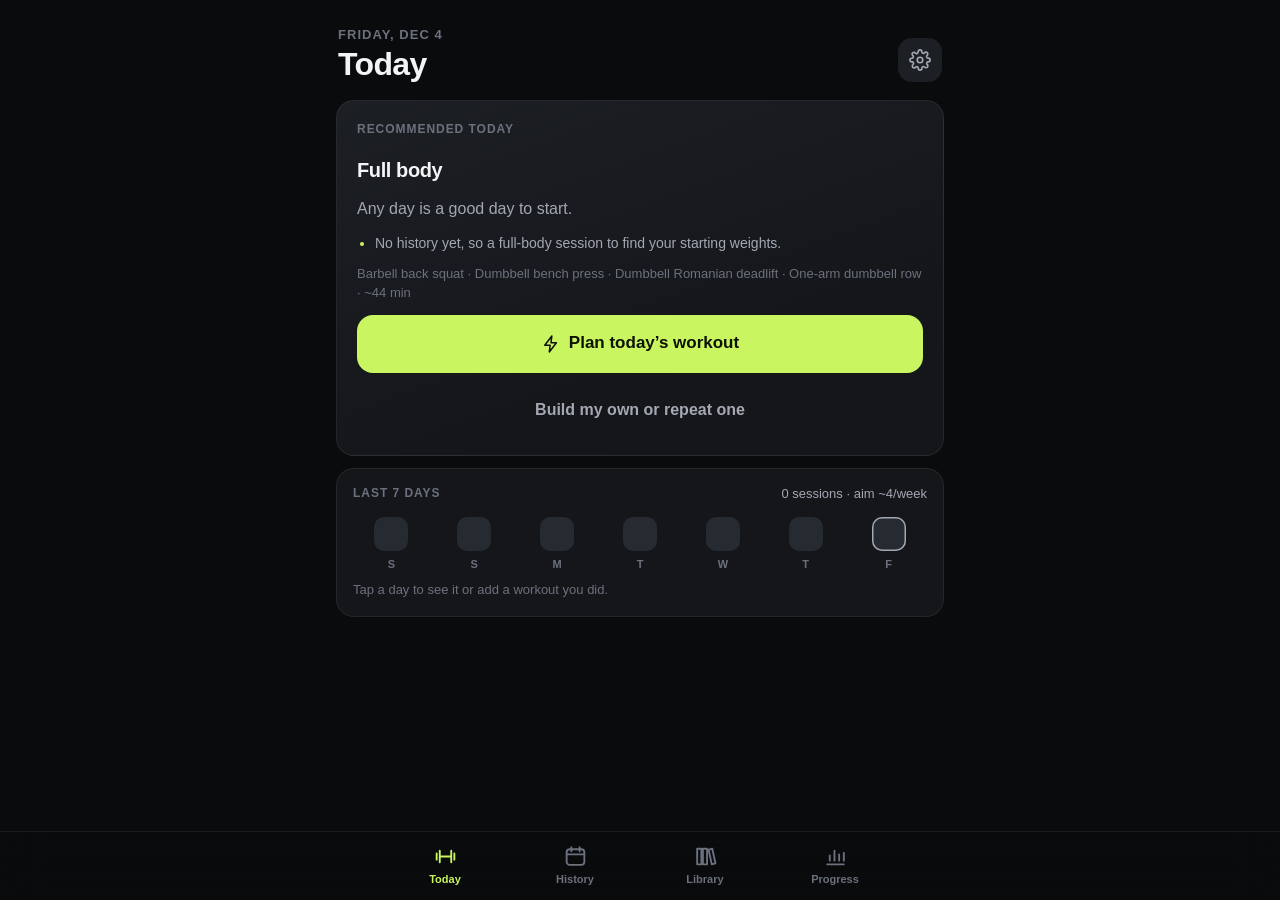
<file: index.html>
<!doctype html>
<html lang="en" data-theme="dark">
<head>
  <meta charset="utf-8">
  <meta name="viewport" content="width=device-width, initial-scale=1, maximum-scale=1, user-scalable=no, viewport-fit=cover">
  <title>Forge</title>
  <meta name="description" content="Private training log and workout planner.">
  <meta name="theme-color" content="#0a0b0d">
  <meta name="apple-mobile-web-app-capable" content="yes">
  <meta name="mobile-web-app-capable" content="yes">
  <meta name="apple-mobile-web-app-title" content="Forge">
  <meta name="apple-mobile-web-app-status-bar-style" content="black-translucent">
  <meta name="format-detection" content="telephone=no">
  <link rel="manifest" href="manifest.webmanifest">
  <link rel="icon" href="icons/icon-192.png" type="image/png">
  <link rel="apple-touch-icon" href="icons/apple-touch-icon.png">
  <link rel="stylesheet" href="css/styles.css">
</head>
<body>
  <main id="app"></main>
  <div class="tabbar" id="tabbar"></div>
  <div id="sheets"></div>
  <div id="toast-root" aria-live="polite"></div>
  <noscript><p style="padding:24px">Forge needs JavaScript to run.</p></noscript>
  <script type="module" src="js/app.js"></script>
</body>
</html>
</file>
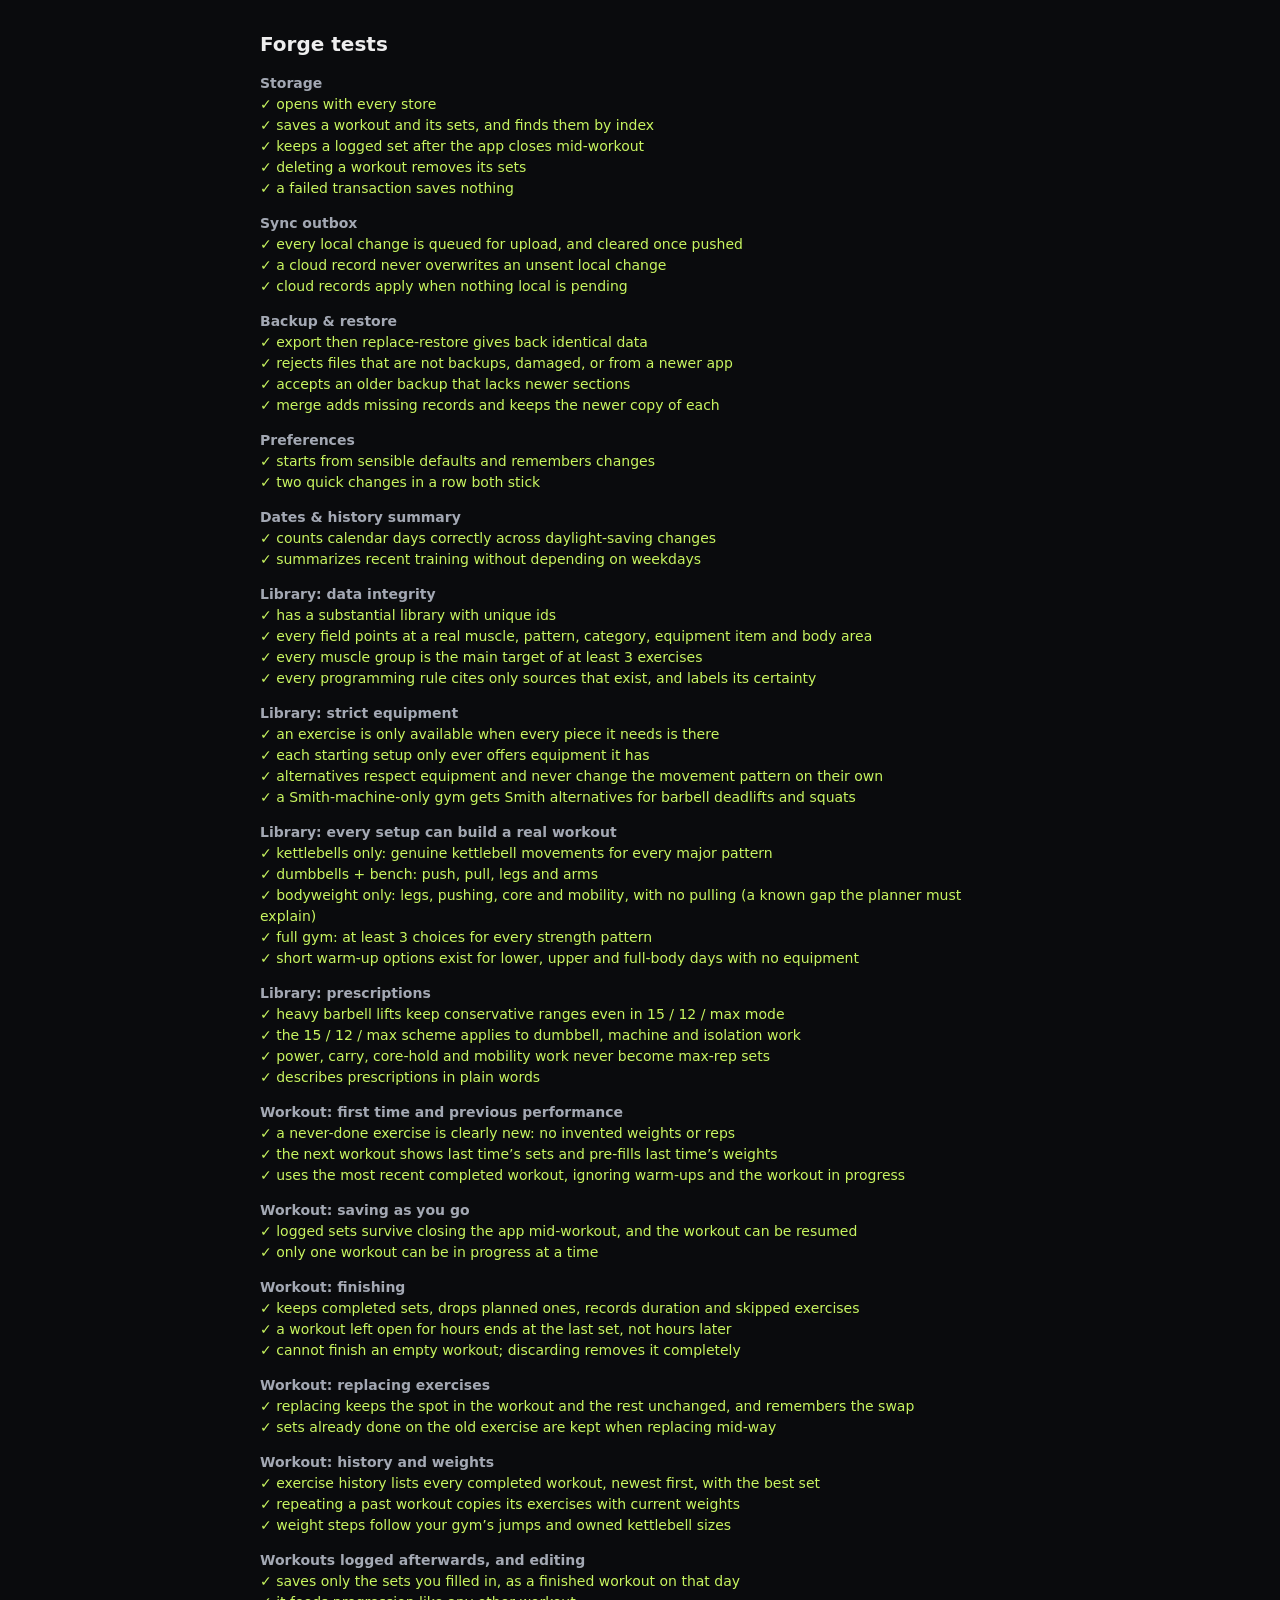
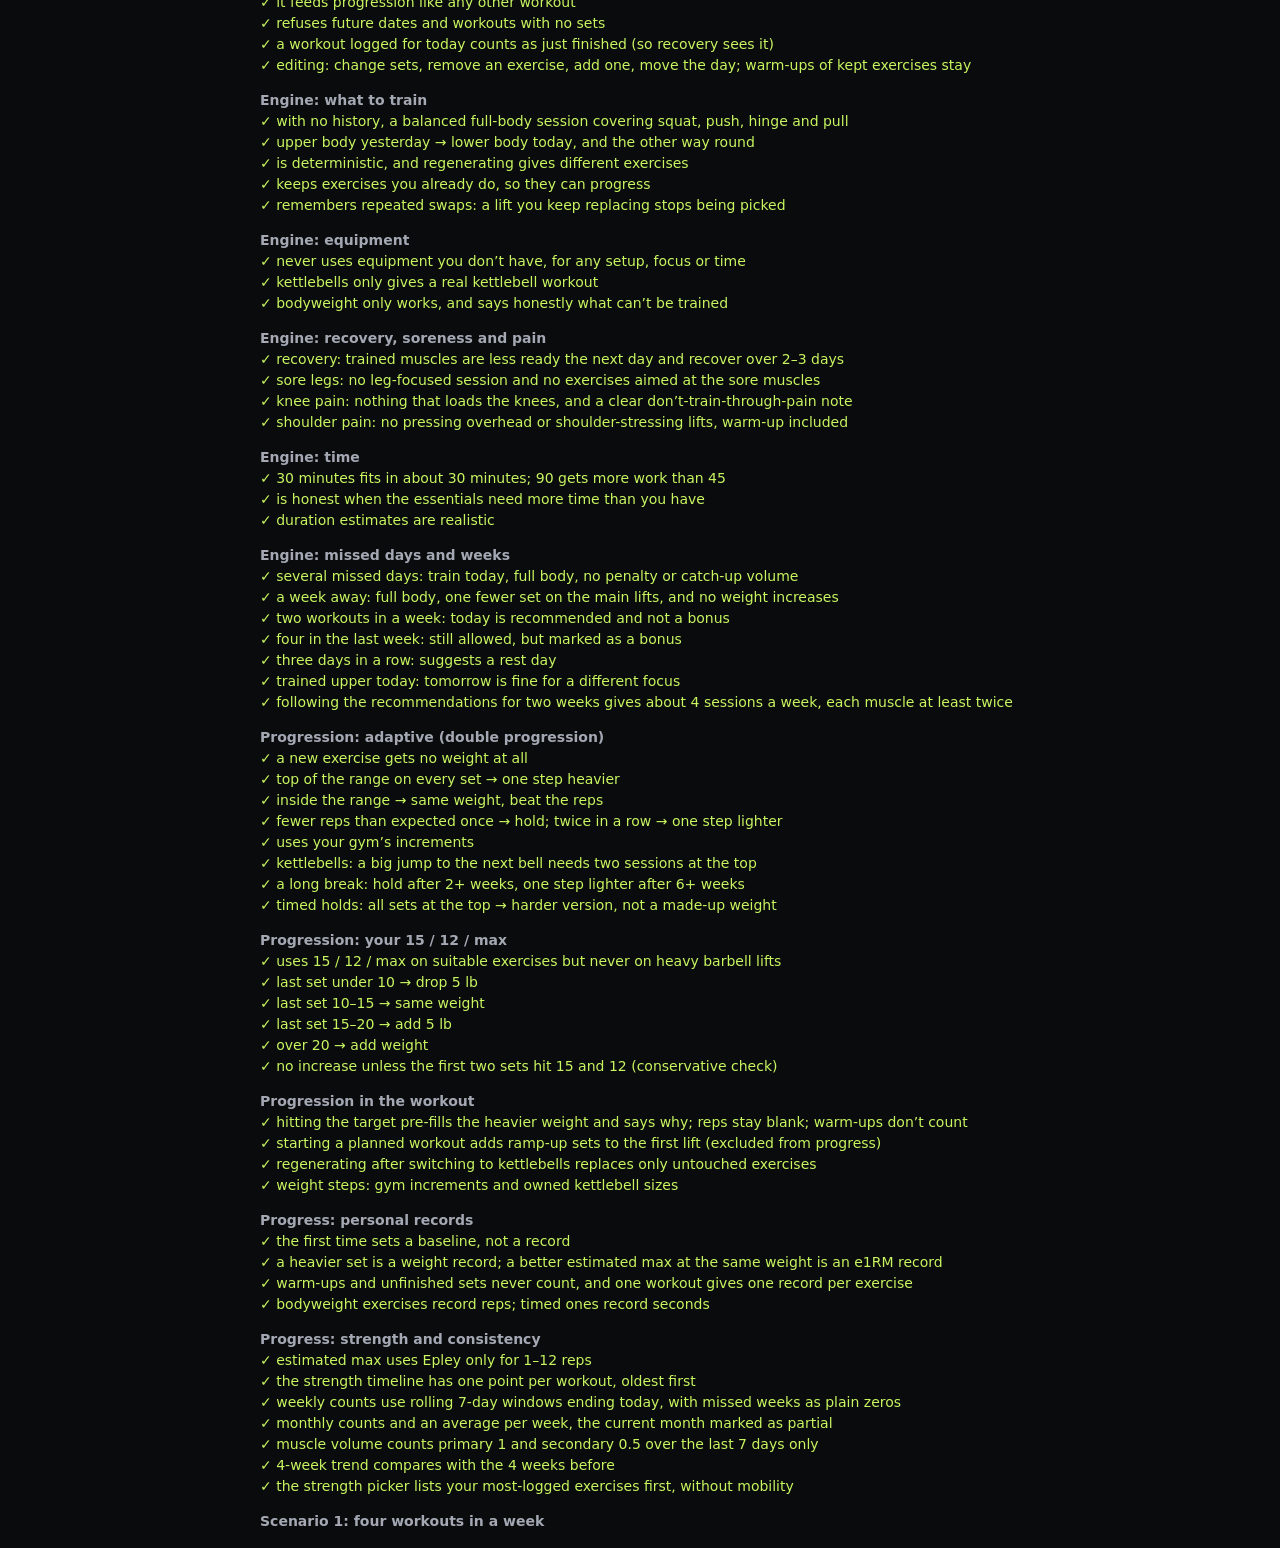
<file: tests/index.html>
<!doctype html>
<html lang="en">
<head>
  <meta charset="utf-8">
  <meta name="viewport" content="width=device-width, initial-scale=1">
  <title>Forge tests</title>
  <style>
    body { font: 14px/1.5 -apple-system, system-ui, sans-serif; background: #0a0b0d; color: #eee; padding: 16px; max-width: 760px; margin: auto; }
    h1 { font-size: 20px; } .pass { color: #c8f560; } .fail { color: #ff6b6b; } .grp { margin-top: 14px; font-weight: 700; color: #a3a8b3; }
    pre { white-space: pre-wrap; color: #ff9b9b; margin: 2px 0 8px 18px; }
  </style>
</head>
<body>
  <h1>Forge tests <span id="sum"></span></h1>
  <div id="out"></div>
  <script type="module" src="tests.js"></script>
</body>
</html>
</file>
<file: css/styles.css>
/* Forge — design tokens, then components. Dark by default; light via data-theme. */
:root {
  --bg: #0a0b0d;
  --surface: #14161a;
  --surface-2: #1c1f24;
  --surface-3: #262a31;
  --line: rgba(255, 255, 255, 0.07);
  --line-strong: rgba(255, 255, 255, 0.14);
  --text: #f3f4f6;
  --text-2: #a3a8b3;
  --text-3: #6b717d;
  --accent: #c8f560;        /* volt: primary actions, trained days */
  --accent-ink: #0d1203;
  --accent-soft: rgba(200, 245, 96, 0.13);
  --warn: #f5b84a;
  --warn-soft: rgba(245, 184, 74, 0.13);
  --danger: #ff6b6b;
  --danger-soft: rgba(255, 107, 107, 0.13);
  --info: #7cc4ff;
  --radius: 18px;
  --radius-sm: 12px;
  --tabbar-h: 64px;
  --safe-b: env(safe-area-inset-bottom, 0px);
  --safe-t: env(safe-area-inset-top, 0px);
  --font: -apple-system, BlinkMacSystemFont, "SF Pro Text", "Inter", "Segoe UI", Roboto, sans-serif;
  --font-display: -apple-system, BlinkMacSystemFont, "SF Pro Display", "Inter", "Segoe UI", Roboto, sans-serif;
  color-scheme: dark;
}
:root[data-theme="light"] {
  --bg: #f4f5f7;
  --surface: #ffffff;
  --surface-2: #eef0f3;
  --surface-3: #e2e5ea;
  --line: rgba(10, 12, 16, 0.07);
  --line-strong: rgba(10, 12, 16, 0.14);
  --text: #0e1014;
  --text-2: #565c67;
  --text-3: #8a909b;
  --accent: #3f7d00;
  --accent-ink: #ffffff;
  --accent-soft: rgba(63, 125, 0, 0.11);
  --warn: #b26b00;
  --warn-soft: rgba(178, 107, 0, 0.1);
  --danger: #d23b3b;
  --danger-soft: rgba(210, 59, 59, 0.1);
  --info: #1f6fbf;
  color-scheme: light;
}

* { box-sizing: border-box; -webkit-tap-highlight-color: transparent; }
html { -webkit-text-size-adjust: 100%; touch-action: manipulation; } /* manipulation: no double-tap zoom */
body {
  margin: 0;
  background: var(--bg);
  color: var(--text);
  font: 16px/1.45 var(--font);
  font-feature-settings: "tnum" 1;
  -webkit-font-smoothing: antialiased;
  overscroll-behavior-y: none;
  min-height: 100dvh;
}
button, input, select, textarea { font: inherit; color: inherit; }
button { cursor: pointer; }
a { color: var(--accent); }
h1, h2, h3 { font-family: var(--font-display); margin: 0; letter-spacing: -0.02em; }
:focus-visible { outline: 2px solid var(--accent); outline-offset: 2px; }

/* ---------- Layout ---------- */
#app {
  max-width: 640px;
  margin: 0 auto;
  padding: calc(var(--safe-t) + 12px) 16px calc(var(--tabbar-h) + var(--safe-b) + 28px);
}
.screen-head {
  display: flex; align-items: flex-end; justify-content: space-between; gap: 12px;
  padding: 14px 2px 18px;
}
.screen-head .eyebrow { font-size: 13px; font-weight: 600; color: var(--text-3); text-transform: uppercase; letter-spacing: 0.08em; }
.screen-head h1 { font-size: 32px; font-weight: 750; line-height: 1.1; margin-top: 2px; }
.stack { display: grid; gap: 12px; }
.row { display: flex; align-items: center; gap: 10px; }
.spread { display: flex; align-items: center; justify-content: space-between; gap: 12px; }
.muted { color: var(--text-2); }
.faint { color: var(--text-3); }
.small { font-size: 13px; }
.section-label {
  font-size: 13px; font-weight: 650; color: var(--text-3); text-transform: uppercase; letter-spacing: 0.08em;
  margin: 22px 4px 8px;
}

/* ---------- Cards ---------- */
.card {
  background: var(--surface);
  border: 1px solid var(--line);
  border-radius: var(--radius);
  padding: 16px;
}
.card.hero { padding: 20px; background: linear-gradient(160deg, var(--surface-2), var(--surface) 70%); }
.card h2 { font-size: 20px; font-weight: 700; }
.card h3 { font-size: 16px; font-weight: 650; }
.card .kicker { font-size: 12px; font-weight: 650; color: var(--text-3); text-transform: uppercase; letter-spacing: 0.08em; margin-bottom: 6px; }
.stat-grid { display: grid; grid-template-columns: repeat(3, 1fr); gap: 10px; }
.stat { background: var(--surface); border: 1px solid var(--line); border-radius: var(--radius-sm); padding: 12px; }
.stat .v { font-family: var(--font-display); font-size: 24px; font-weight: 720; letter-spacing: -0.02em; }
.stat .l { font-size: 12px; color: var(--text-3); margin-top: 2px; }
.empty { text-align: center; padding: 28px 16px; color: var(--text-2); }
.empty .icon { width: 44px; height: 44px; margin: 0 auto 12px; color: var(--text-3); }
.empty h3 { color: var(--text); margin-bottom: 4px; }
.pill {
  display: inline-flex; align-items: center; gap: 6px; padding: 4px 10px; border-radius: 999px;
  font-size: 12px; font-weight: 650; background: var(--surface-3); color: var(--text-2); white-space: nowrap; flex: none;
}
.pill svg { width: 14px; height: 14px; flex: none; }
.pill.accent { background: var(--accent-soft); color: var(--accent); }
.pill.warn { background: var(--warn-soft); color: var(--warn); }

/* ---------- Buttons ---------- */
.btn {
  display: inline-flex; align-items: center; justify-content: center; gap: 8px;
  min-height: 50px; padding: 0 20px; border-radius: 14px; border: 0;
  background: var(--surface-3); color: var(--text); font-weight: 650; font-size: 16px;
  transition: transform 0.08s ease, opacity 0.15s ease;
}
.btn:active { transform: scale(0.98); }
.btn:disabled { opacity: 0.45; }
.btn.primary { background: var(--accent); color: var(--accent-ink); }
.btn.danger { background: var(--danger-soft); color: var(--danger); }
.btn.ghost { background: transparent; color: var(--text-2); }
.btn.block { width: 100%; }
.btn.lg { min-height: 58px; font-size: 17px; border-radius: 16px; }
.btn svg { width: 20px; height: 20px; }
.icon-btn {
  width: 44px; height: 44px; display: grid; place-items: center; border-radius: 14px; border: 0;
  background: var(--surface-2); color: var(--text-2);
}
.icon-btn svg { width: 22px; height: 22px; }

/* ---------- Lists & forms ---------- */
.list { background: var(--surface); border: 1px solid var(--line); border-radius: var(--radius); overflow: hidden; }
.list > .item {
  display: flex; align-items: center; gap: 12px; min-height: 56px; padding: 12px 16px;
  border-bottom: 1px solid var(--line); width: 100%; background: none; border-left: 0; border-right: 0; border-top: 0; text-align: left;
}
.list > .item:last-child { border-bottom: 0; }
.list > .item .grow { flex: 1; min-width: 0; }
.list > .item .sub { font-size: 13px; color: var(--text-3); }
.list > .item .chev { color: var(--text-3); width: 18px; height: 18px; flex: none; }
.seg { display: flex; background: var(--surface-2); border-radius: 12px; padding: 3px; gap: 2px; }
.seg button {
  flex: 1; min-height: 38px; border: 0; border-radius: 10px; background: transparent; color: var(--text-2); font-weight: 600; font-size: 14px;
}
.seg button[aria-pressed="true"] { background: var(--surface); color: var(--text); box-shadow: 0 1px 3px rgba(0, 0, 0, 0.25); }
.stepper { display: flex; align-items: center; gap: 4px; }
.stepper button { width: 40px; height: 40px; border-radius: 12px; border: 0; background: var(--surface-2); font-size: 20px; font-weight: 600; }
.stepper output { min-width: 48px; text-align: center; font-weight: 700; font-size: 17px; }
input[type="email"], input[type="password"], input[type="text"], input[type="url"], input[type="number"] {
  width: 100%; min-height: 50px; padding: 0 14px; border-radius: 12px; border: 1px solid var(--line-strong);
  background: var(--surface-2); font-size: 16px;
}
.switch { position: relative; width: 51px; height: 31px; flex: none; }
.switch input { opacity: 0; width: 100%; height: 100%; margin: 0; position: absolute; inset: 0; cursor: pointer; }
.switch span { position: absolute; inset: 0; border-radius: 999px; background: var(--surface-3); transition: background 0.2s; pointer-events: none; }
.switch span::after {
  content: ""; position: absolute; top: 3px; left: 3px; width: 25px; height: 25px; border-radius: 50%; background: #fff;
  transition: transform 0.2s; box-shadow: 0 1px 3px rgba(0, 0, 0, 0.3);
}
.switch input:checked + span { background: var(--accent); }
.switch input:checked + span::after { transform: translateX(20px); }

/* ---------- Calendar ---------- */
.cal-head { display: flex; align-items: center; justify-content: space-between; margin-bottom: 10px; }
.cal-head h2 { font-size: 18px; }
.cal { display: grid; grid-template-columns: repeat(7, 1fr); gap: 4px; text-align: center; }
.cal .dow { font-size: 11px; font-weight: 650; color: var(--text-3); padding: 4px 0; }
.cal .day {
  aspect-ratio: 1; display: grid; place-items: center; border-radius: 12px; border: 0; background: transparent;
  font-size: 15px; font-weight: 550; color: var(--text-2); position: relative;
}
.cal .day.out { visibility: hidden; }
.cal .day.today { color: var(--text); box-shadow: inset 0 0 0 1.5px var(--line-strong); }
.cal .day.trained { background: var(--accent); color: var(--accent-ink); font-weight: 750; }
.cal .day.partial { background: var(--accent-soft); color: var(--accent); }
.cal .day.selected { box-shadow: inset 0 0 0 2px var(--text); }
.cal .day.future { color: var(--text-3); }

/* ---------- Week strip (Today) ---------- */
.week { display: grid; grid-template-columns: repeat(7, 1fr); gap: 6px; margin-top: 14px; }
.week .d { display: grid; gap: 6px; justify-items: center; font-size: 11px; color: var(--text-3); font-weight: 600; }
.week .dot { width: 100%; max-width: 34px; height: 34px; border-radius: 10px; background: var(--surface-3); }
.week .dot.on { background: var(--accent); }
.week .dot.today { box-shadow: inset 0 0 0 1.5px var(--text-2); }

/* ---------- Tab bar ---------- */
.tabbar {
  position: fixed; left: 0; right: 0; bottom: 0; z-index: 20;
  padding: 6px 8px calc(var(--safe-b) + 6px);
  background: color-mix(in srgb, var(--bg) 82%, transparent);
  -webkit-backdrop-filter: saturate(160%) blur(20px); backdrop-filter: saturate(160%) blur(20px);
  border-top: 1px solid var(--line);
  display: flex; justify-content: center;
}
.tabbar nav { display: grid; grid-template-columns: repeat(4, 1fr); width: 100%; max-width: 520px; }
.tabbar a {
  display: grid; justify-items: center; gap: 3px; padding: 6px 0; min-height: 52px;
  color: var(--text-3); text-decoration: none; font-size: 11px; font-weight: 600;
}
.tabbar a svg { width: 25px; height: 25px; }
.tabbar a[aria-current="page"] { color: var(--accent); }

/* ---------- Sheets, dialogs, toast ---------- */
.sheet-backdrop {
  position: fixed; inset: 0; z-index: 40; background: rgba(0, 0, 0, 0.55);
  display: flex; align-items: flex-end; justify-content: center; animation: fade 0.18s ease;
}
.sheet {
  width: 100%; max-width: 640px; max-height: 92dvh; overflow: auto; background: var(--surface);
  border-radius: 24px 24px 0 0; padding: 10px 18px calc(var(--safe-b) + 20px); animation: rise 0.22s ease;
  border-top: 1px solid var(--line);
}
.sheet .grabber { width: 38px; height: 5px; border-radius: 3px; background: var(--line-strong); margin: 0 auto 14px; cursor: grab; }
.sheet { overscroll-behavior: contain; will-change: transform; }
.sheet h2 { font-size: 22px; margin-bottom: 6px; }
@media (min-width: 700px) {
  .sheet-backdrop { align-items: center; }
  .sheet { border-radius: 24px; padding-bottom: 22px; }
}
#toast-root { position: fixed; left: 0; right: 0; bottom: calc(var(--tabbar-h) + var(--safe-b) + 14px); z-index: 60; display: grid; justify-items: center; pointer-events: none; }
.toast {
  background: var(--text); color: var(--bg); padding: 11px 18px; border-radius: 14px; font-weight: 600; font-size: 14px;
  box-shadow: 0 8px 30px rgba(0, 0, 0, 0.35); animation: rise 0.2s ease; max-width: calc(100vw - 32px);
}
.toast.error { background: var(--danger); color: #fff; }
.banner { border-radius: var(--radius-sm); padding: 12px 14px; font-size: 14px; background: var(--warn-soft); color: var(--warn); }
.banner.danger { background: var(--danger-soft); color: var(--danger); }
.banner.ok { background: var(--accent-soft); color: var(--accent); }

@keyframes fade { from { opacity: 0; } }
@keyframes rise { from { transform: translateY(24px); opacity: 0; } }
@media (prefers-reduced-motion: reduce) { * { animation: none !important; transition: none !important; } }

/* ---------- Library ---------- */
input[type="search"], textarea {
  width: 100%; min-height: 48px; padding: 12px 14px; border-radius: 12px; border: 1px solid var(--line-strong);
  background: var(--surface-2); font-size: 16px; -webkit-appearance: none; appearance: none;
}
textarea { resize: vertical; line-height: 1.4; }
.chips { display: flex; gap: 8px; overflow-x: auto; scrollbar-width: none; margin: 0 -16px; padding: 0 16px; }
.chips::-webkit-scrollbar { display: none; }
.chip {
  flex: none; min-height: 36px; padding: 0 14px; border-radius: 999px; border: 1px solid var(--line-strong);
  background: transparent; color: var(--text-2); font-size: 14px; font-weight: 600; white-space: nowrap;
}
.chip[aria-pressed="true"] { background: var(--text); color: var(--bg); border-color: var(--text); }
.rx { font-family: var(--font-display); font-size: 22px; font-weight: 720; letter-spacing: -0.01em; margin-bottom: 2px; }
ol.cues { margin: 4px 0 10px; padding-left: 22px; display: grid; gap: 6px; }
ol.cues li::marker { color: var(--accent); font-weight: 700; }
a.btn { text-decoration: none; }

/* ---------- Muscle map ---------- */
.mm-card { display: grid; grid-template-columns: minmax(0, 1fr); gap: 10px; }
.muscle-map { width: 100%; max-width: 300px; height: auto; margin: 0 auto; display: block; }
.mm-base { fill: var(--surface-3); }
.mm-secondary { fill: var(--accent); fill-opacity: 0.32; }
.mm-primary { fill: var(--accent); }
.mm-label { fill: var(--text-3); font-size: 8px; font-weight: 600; letter-spacing: 0.06em; text-transform: uppercase; }
.mm-legend { font-size: 14px; color: var(--text-2); display: grid; gap: 4px; }
.mm-legend b { color: var(--text); font-weight: 650; }
.mm-dot { display: inline-block; width: 10px; height: 10px; border-radius: 3px; margin-right: 7px; vertical-align: 0; }
.mm-dot.primary { background: var(--accent); }
.mm-dot.secondary { background: var(--accent); opacity: 0.32; }

/* ---------- Workout logging ---------- */
body.in-workout .tabbar { display: none; }
body.in-workout #app { padding-bottom: calc(var(--safe-b) + 110px); }
.workout-head { position: sticky; top: 0; z-index: 10; background: var(--bg); margin: 0 -16px; padding: calc(var(--safe-t) + 10px) 16px 12px; border-bottom: 1px solid var(--line); }
.workout-head h1 { font-size: 24px; }
.workout-head .btn { min-height: 44px; }
.card-btn { width: 100%; text-align: left; color: inherit; font: inherit; }
.entry.skipped { opacity: 0.55; }
.entry.all-done { border-color: color-mix(in srgb, var(--accent) 45%, transparent); }
.entry-head { display: flex; align-items: flex-start; gap: 12px; }
.entry-thumb { width: 64px; flex: none; padding: 4px; border: 0; border-radius: 12px; background: var(--surface-2); }
.entry-thumb .muscle-map { width: 100%; }
.entry-thumb .mm-label { display: none; }
.entry-name, button.link { background: none; border: 0; padding: 0; text-align: left; color: var(--text); font-family: var(--font-display); font-size: 18px; font-weight: 700; letter-spacing: -0.01em; }
button.link { color: var(--accent); font-size: inherit; font-weight: 600; }
.prev { margin: 10px 0 2px; font-size: 13px; color: var(--text-2); background: var(--surface-2); border-radius: 10px; padding: 8px 10px; }
.prev.new { background: var(--accent-soft); color: var(--text); }
.prev.new b { color: var(--accent); }
details.cues summary { font-size: 14px; color: var(--accent); font-weight: 600; cursor: pointer; padding: 4px 0; list-style: none; }
details.cues summary::-webkit-details-marker { display: none; }
.sets { margin-top: 6px; }
.set-row {
  display: grid; grid-template-columns: 30px minmax(0, 1fr) 72px 64px 48px; gap: 8px; align-items: center;
  padding: 5px 0;
}
.set-headrow { font-size: 11px; font-weight: 650; color: var(--text-3); text-transform: uppercase; letter-spacing: 0.06em; padding-bottom: 0; }
.set-headrow span:nth-child(3), .set-headrow span:nth-child(4) { text-align: center; }
.set-label { width: 28px; height: 28px; border-radius: 8px; display: grid; place-items: center; background: var(--surface-2); font-weight: 700; font-size: 14px; }
.set-row.warm .set-label { color: var(--warn); background: var(--warn-soft); }
.set-prev { font-size: 13px; color: var(--text-3); white-space: nowrap; overflow: hidden; text-overflow: ellipsis; }
input.num {
  width: 100%; min-height: 44px; padding: 0 6px; text-align: center; border-radius: 10px; border: 1px solid var(--line-strong);
  background: var(--surface-2); font-size: 17px; font-weight: 650;
}
input.num::placeholder { color: var(--text-3); font-weight: 500; }
.set-check {
  width: 48px; height: 44px; border-radius: 12px; border: 1.5px solid var(--line-strong); background: transparent;
  color: var(--text-3); font-size: 20px; font-weight: 800;
}
.set-check[aria-pressed="true"] { background: var(--accent); border-color: var(--accent); color: var(--accent-ink); }
.set-row.done input.num { background: var(--accent-soft); border-color: transparent; color: var(--text); }
.small-btn { min-height: 38px; font-size: 14px; padding: 0 14px; border-radius: 11px; }
.add-plus { width: 28px; height: 28px; flex: none; border-radius: 9px; display: grid; place-items: center; background: var(--accent-soft); color: var(--accent); font-weight: 800; }
details.checkin > summary { display: flex; justify-content: space-between; align-items: center; font-weight: 650; cursor: pointer; list-style: none; }
details.checkin > summary::-webkit-details-marker { display: none; }
.set-chips { display: flex; flex-wrap: wrap; gap: 6px; margin-top: 8px; }

/* ---------- Rest timer ---------- */
.rest-bar {
  position: fixed; left: 50%; transform: translateX(-50%); bottom: calc(var(--safe-b) + 12px); z-index: 30;
  width: calc(100% - 24px); max-width: 616px; overflow: hidden;
  display: flex; align-items: center; gap: 10px; padding: 10px 10px 10px 16px; border-radius: 18px;
  background: var(--surface-2); border: 1px solid var(--line-strong); box-shadow: 0 10px 30px rgba(0, 0, 0, 0.4);
}
body:not(.in-workout) .rest-bar { bottom: calc(var(--tabbar-h) + var(--safe-b) + 12px); }
.rest-progress { position: absolute; left: 0; bottom: 0; height: 3px; background: var(--accent); transition: width 0.25s linear; }
.rest-time { font-family: var(--font-display); font-size: 24px; font-weight: 750; font-variant-numeric: tabular-nums; min-width: 64px; }
.rest-bar .btn { min-height: 40px; padding: 0 12px; font-size: 14px; border-radius: 11px; }
.rest-bar.done { background: var(--accent); color: var(--accent-ink); border-color: var(--accent); }
.rest-bar.done .muted { color: var(--accent-ink); opacity: 0.8; }
.rest-bar.done .btn { background: var(--accent-ink); color: var(--accent); }
@media (max-width: 360px) { .set-row { grid-template-columns: 26px minmax(0, 1fr) 64px 56px 44px; gap: 6px; } }
.rest-bar .grow { min-width: 0; white-space: nowrap; overflow: hidden; text-overflow: ellipsis; }
.workout-head { margin-bottom: 12px; }

/* ───────── Planner ───────── */
.field { display: grid; gap: 6px; }
.field > .label { font-size: 13px; color: var(--text-2); font-weight: 600; }
.chips.wrap { flex-wrap: wrap; margin: 0; padding: 0; overflow: visible; }
.banner.soft { background: var(--surface-2); color: var(--text-2); }
ul.reasons { margin: 0; padding-left: 18px; display: grid; gap: 4px; font-size: 14px; color: var(--text-2); }
ul.reasons li::marker { color: var(--accent); }
.plan-row .pill { flex: none; white-space: nowrap; }
.progress-line { margin: 6px 0 2px; font-size: 13px; color: var(--text-2); padding: 0 2px; }
.progress-line b { color: var(--text-2); }
.progress-line.p-increase b { color: var(--accent); }
.progress-line.p-decrease b { color: var(--warn); }
button.link-row { background: none; border: 0; padding: 0; text-align: left; color: var(--text); font: inherit; }

/* ───────── Charts ───────── */
.chart { position: relative; touch-action: pan-y; }
.chart svg { display: block; overflow: visible; }
.chart-grid { stroke: var(--line-strong); stroke-width: 1; }
.chart-ref { stroke: var(--text-3); stroke-width: 1; }
.chart-axis { fill: var(--text-3); font-size: 10px; }
.chart-label { fill: var(--text-2); font-size: 11.5px; }
.chart-value { fill: var(--text); font-size: 11px; font-weight: 650; }
.chart-value.small { fill: var(--text-2); font-weight: 600; }
.chart-mark { fill: var(--accent); }
.chart-mark.faded { fill: var(--accent); opacity: 0.45; }
.chart-band { fill: var(--accent-soft); }
.chart-line { fill: none; stroke: var(--accent); stroke-width: 2; stroke-linejoin: round; stroke-linecap: round; }
.chart-dot { fill: var(--accent); stroke: var(--surface); stroke-width: 2; }
.chart-hit { cursor: pointer; }
.chart-tip { display: none; position: absolute; transform: translate(-50%, -100%); pointer-events: none; white-space: nowrap;
  background: var(--surface-3); color: var(--text); font-size: 12.5px; font-weight: 600; padding: 5px 9px; border-radius: 8px; border: 1px solid var(--line-strong); z-index: 2; }
.chart-table { margin-top: 6px; font-size: 13px; }
.chart-table summary { color: var(--text-3); font-size: 12px; cursor: pointer; }
.chart-table table { width: 100%; border-collapse: collapse; margin-top: 6px; }
.chart-table td, .chart-table th { text-align: left; padding: 4px 0; border-bottom: 1px solid var(--line); color: var(--text-2); font-weight: 500; }
.chart-table td:last-child, .chart-table th:last-child { text-align: right; }
.stat .d { font-size: 11.5px; color: var(--text-3); margin-top: 2px; }
.pr-badge { display: inline-block; font-size: 10.5px; font-weight: 750; letter-spacing: 0.04em; color: var(--accent-ink); background: var(--accent); border-radius: 6px; padding: 1px 5px; margin-left: 6px; vertical-align: 1px; }
.basis { font-size: 11px; font-weight: 700; letter-spacing: 0.03em; text-transform: uppercase; }
.basis.guideline { color: var(--accent); }
.basis.estimate { color: var(--warn); }
.basis.preference { color: var(--info); }

/* ───────── Logging a past workout ───────── */
.set-row.log-row { grid-template-columns: 30px 1fr 1fr 40px; }
.icon-btn.small-x { width: 36px; height: 36px; font-size: 14px; color: var(--text-3); }
.week .d button.dot { border: 0; padding: 0; cursor: pointer; }
</file>
